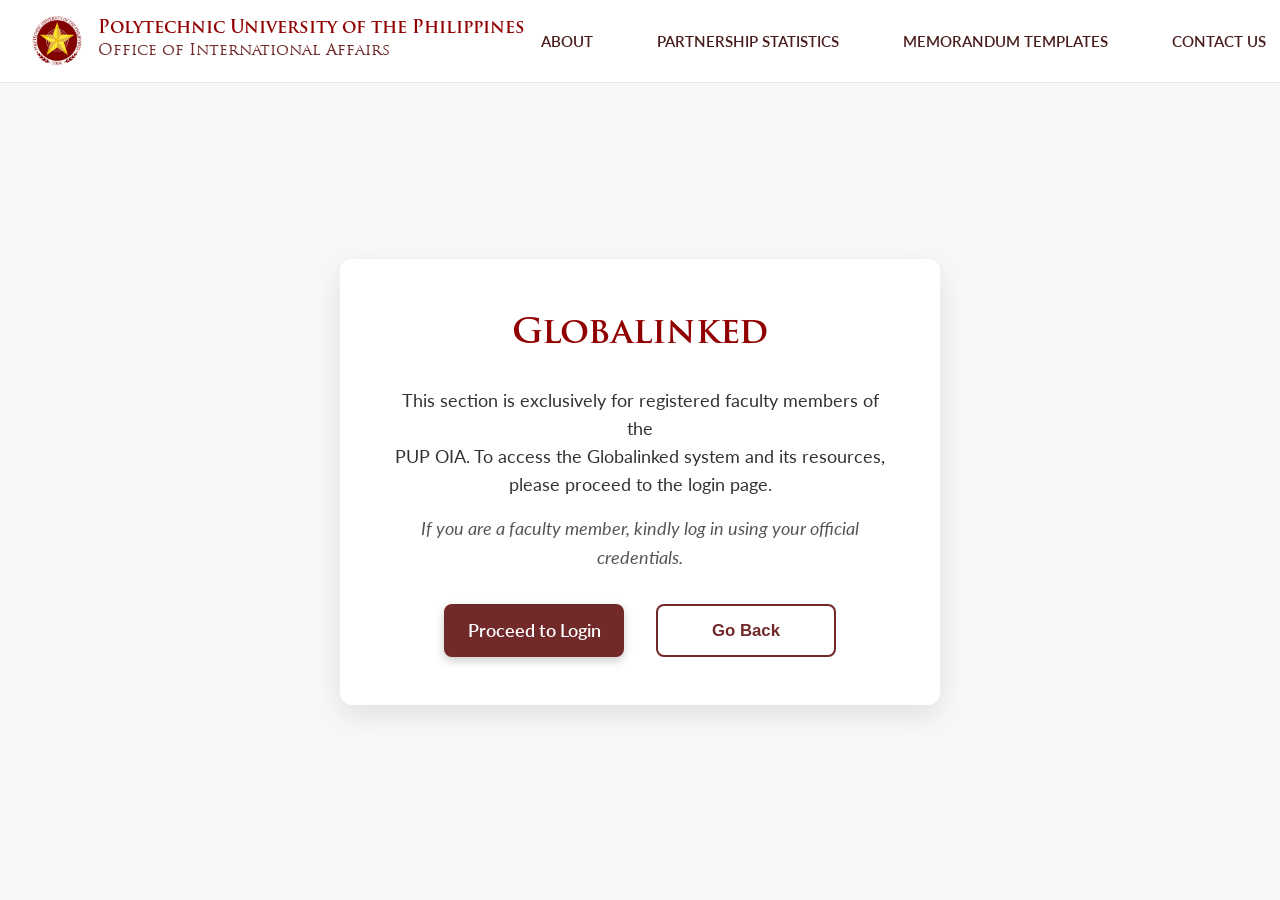
<file: faculty-login.html>
<!DOCTYPE html>
<html lang="en">
<head>
  <meta charset="UTF-8" />
  <meta name="viewport" content="width=device-width, initial-scale=1.0" />
  <title>Faculty Login - Globalinked</title>
  <link rel="icon" href="assets/globalMap.png" />
  <link rel="stylesheet" href="css/styles.css" />
  <link href="https://fonts.googleapis.com/css2?family=Lato:wght@300;400;500;600;700&family=Playfair+Display:wght@400;600;700&display=swap" rel="stylesheet" />
</head>
<body>

<!-- ===== HEADER ===== -->
<header class="header" id="site-header">
  <div class="header-container">
    <a href="index.html" class="logo-section">
      <img src="assets/logo.png" alt="PUP Logo" class="logo" />
      <div class="university-info">
        <h1>Polytechnic University of the Philippines</h1>
        <p>Office of International Affairs</p>
      </div>
    </a>
    <div class="header-right">
      <nav class="nav" id="main-nav">
        <a href="index.html" class="nav-item">ABOUT</a>
        <a href="mou-moa.html" class="nav-item">PARTNERSHIP STATISTICS</a>
        <a href="templates.html" class="nav-item">MEMORANDUM TEMPLATES</a>
        <a href="index.html#contact" class="nav-item">CONTACT US</a>
      </nav>
      <button class="mobile-menu-toggle" id="mobile-menu-toggle" aria-label="Toggle menu">
        <span></span><span></span><span></span>
      </button>
    </div>
  </div>
</header>

<div class="faculty-login-wrapper">
  <main class="faculty-login-main" id="faculty-top">
    <div class="faculty-login-container">
      <h1 class="faculty-login-title">Globalinked</h1>
      <p class="faculty-login-message">
        This section is exclusively for registered faculty members of the<br />
        PUP OIA. To access the Globalinked system and its resources,<br />
        please proceed to the login page.
      </p>
      <p class="faculty-login-instruction">
        If you are a faculty member, kindly log in using your official credentials.
      </p>
      <div class="faculty-login-buttons">
        <a href="login.html" class="faculty-login-button">Proceed to Login</a>
        <button class="faculty-go-back-button" onclick="history.back()">Go Back</button>
      </div>
    </div>
  </main>
</div>

<script src="js/main.js"></script>
</body>
</html>
</file>
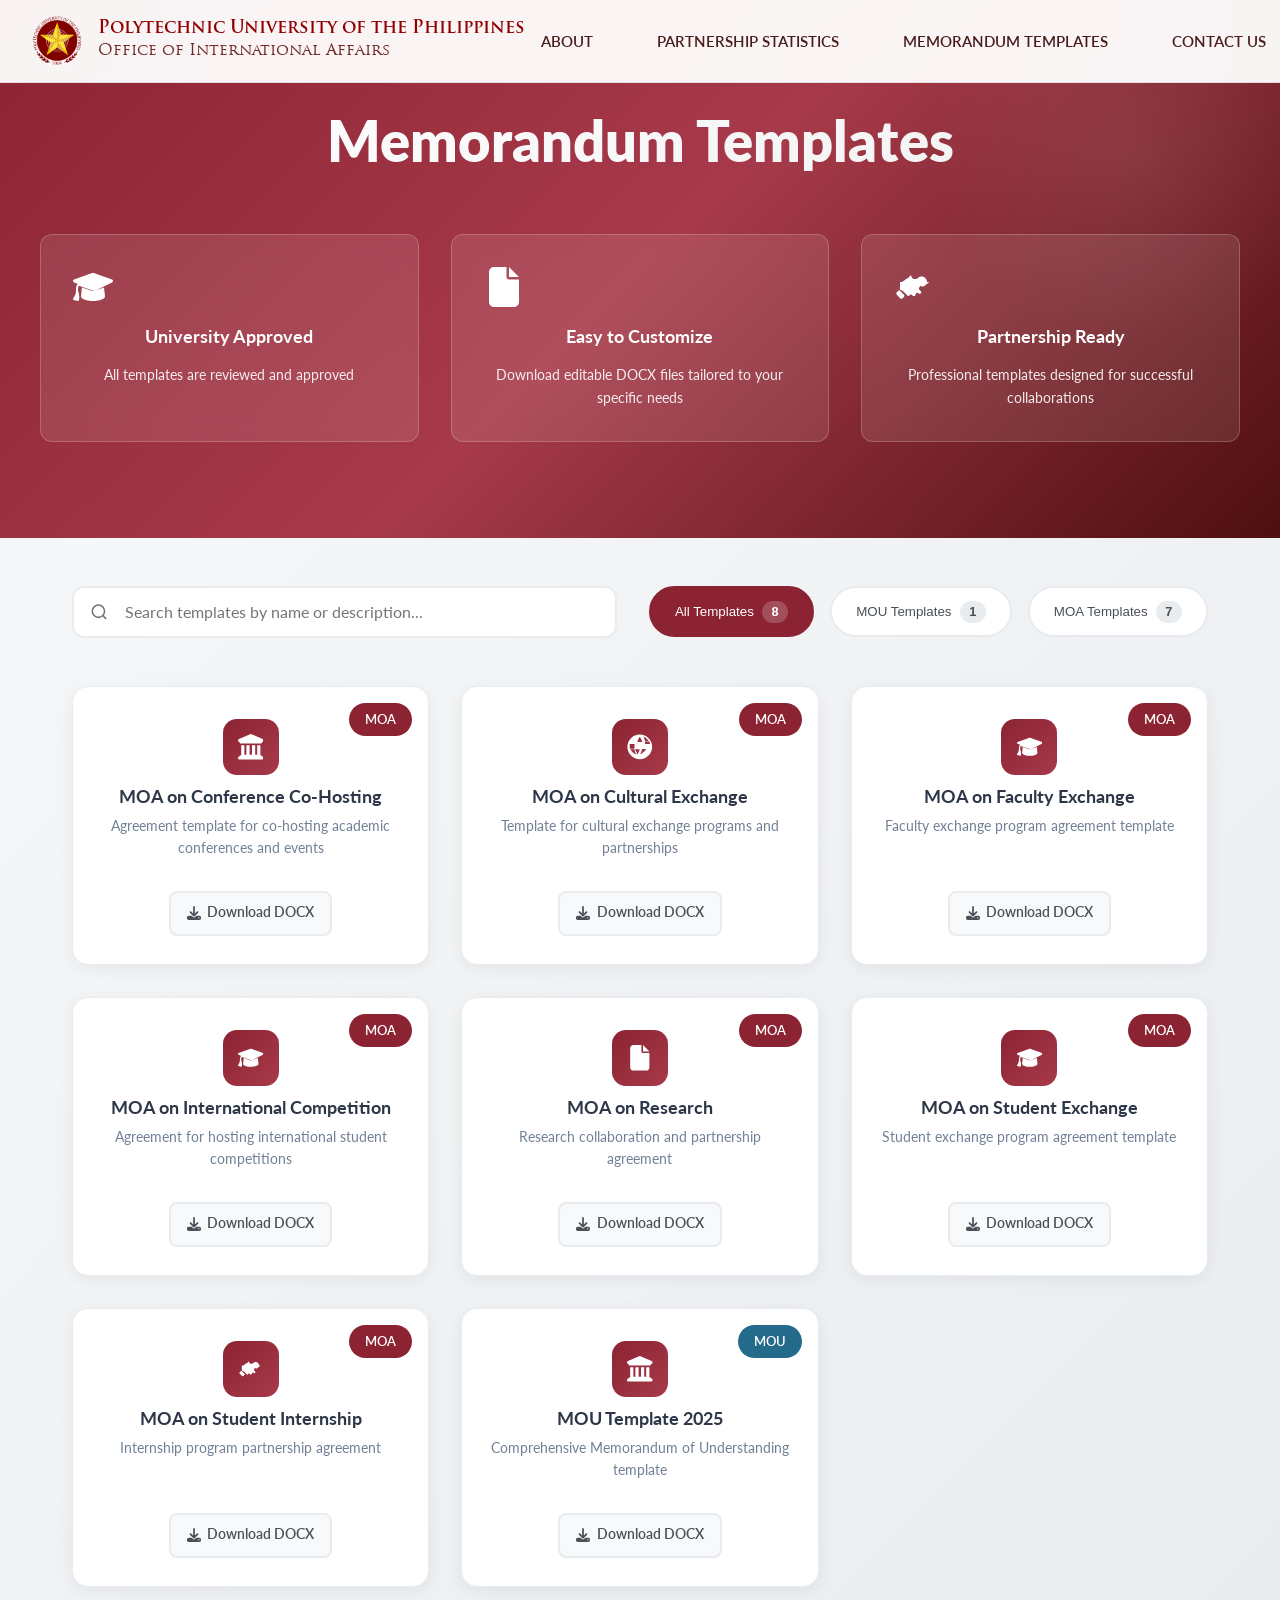
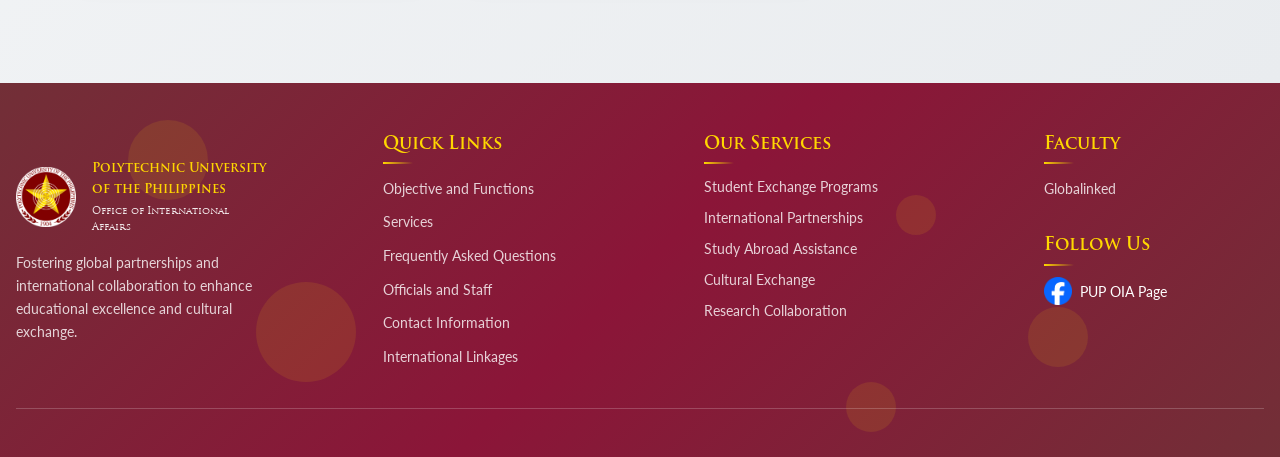
<file: templates.html>
<!DOCTYPE html>
<html lang="en">
<head>
  <meta charset="UTF-8" />
  <meta name="viewport" content="width=device-width, initial-scale=1.0" />
  <title>Memorandum Templates - Globalinked</title>
  <link rel="icon" href="assets/globalMap.png" />
  <link rel="stylesheet" href="css/styles.css" />
  <link href="https://fonts.googleapis.com/css2?family=Lato:wght@300;400;500;600;700&family=Playfair+Display:wght@400;600;700&display=swap" rel="stylesheet" />
</head>
<body>

<!-- ===== HEADER ===== -->
<header class="header" id="site-header">
  <div class="header-container">
    <a href="index.html" class="logo-section">
      <img src="assets/logo.png" alt="PUP Logo" class="logo" />
      <div class="university-info">
        <h1>Polytechnic University of the Philippines</h1>
        <p>Office of International Affairs</p>
      </div>
    </a>
    <div class="header-right">
      <nav class="nav" id="main-nav">
        <a href="index.html" class="nav-item">ABOUT</a>
        <a href="mou-moa.html" class="nav-item">PARTNERSHIP STATISTICS</a>
        <a href="templates.html" class="nav-item">MEMORANDUM TEMPLATES</a>
        <a href="index.html#contact" class="nav-item">CONTACT US</a>
      </nav>
      <button class="mobile-menu-toggle" id="mobile-menu-toggle" aria-label="Toggle menu">
        <span></span><span></span><span></span>
      </button>
    </div>
  </div>
</header>

<main class="templates-page-main">
  <!-- Hero Section -->
  <div class="templates-hero-section">
    <div class="templates-hero-content">
      <h1 class="templates-main-title">Memorandum Templates</h1>
      <div class="templates-info-section">
        <div class="templates-info-card">
          <svg class="templates-info-icon" style="width:2.5rem;height:2.5rem;" viewBox="0 0 640 512" fill="white"><path d="M320 32c-8.1 0-16.1 1.4-23.7 4.1L15.8 137.4C6.3 140.9 0 149.9 0 160s6.3 19.1 15.8 22.6l57.9 20.9C57.3 229.3 48 259.8 48 291.9V320c0 28.4-10.8 57.7-22.3 80.8c-6.5 13-13.9 25.8-22.5 37.6C0 442.7-.9 448.3.9 453.4s6 8.9 11.2 10.2l64 16c4.2 1.1 8.7.3 12.4-2s6.3-6.1 7.1-10.4c8.6-42.8 4.3-81.2-2.1-108.7C90.3 344.3 86 329.8 80 320v-28.1c0-19.6 4.5-38.2 12.6-54.7l3.7-1.3 215.7 77.9c7.5 2.7 15.7 4.1 24 4.1s16.5-1.4 24-4.1L624.2 182.6c9.5-3.4 15.8-12.5 15.8-22.6s-6.3-19.1-15.8-22.6L343.7 36.1C336.1 33.4 328.1 32 320 32zM128 408c0 35.3 86 72 192 72s192-36.7 192-72l-15.3-145.4L343.7 317.8c-7.5 2.7-15.7 4.1-24 4.1s-16.5-1.4-24-4.1L142.3 262.6 128 408z"/></svg>
          <h4>University Approved</h4>
          <p>All templates are reviewed and approved</p>
        </div>
        <div class="templates-info-card">
          <svg class="templates-info-icon" style="width:2.5rem;height:2.5rem;" viewBox="0 0 384 512" fill="white"><path d="M0 64C0 28.7 28.7 0 64 0H224V128c0 17.7 14.3 32 32 32H384V448c0 35.3-28.7 64-64 64H64c-35.3 0-64-28.7-64-64V64zm384 64H256V0L384 128z"/></svg>
          <h4>Easy to Customize</h4>
          <p>Download editable DOCX files tailored to your specific needs</p>
        </div>
        <div class="templates-info-card">
          <svg class="templates-info-icon" style="width:2.5rem;height:2.5rem;" viewBox="0 0 640 512" fill="white"><path d="M272.2 64.6l-51.1 51.1c-15.3 4.2-29.5 11.9-41.5 22.5L153 161.9C142.8 171 129.5 176 115.8 176H96V304c20.4 .6 39.8 8.9 54.3 23.4l35.6 35.6 7 7 0 0L219.9 397c6.2 6.2 16.4 6.2 22.6 0c1.7-1.7 3-3.7 3.7-5.8c2.8-7.7 9.3-13.5 17.3-15.3s16.4 .6 22.2 6.5L296.5 393c11.6 11.6 30.4 11.6 42 0c5.4-5.4 8.3-12.3 8.6-19.4c.4-8.8 5.2-16.6 13.1-20.8s17.2-3.9 24.7 1.2l11.1 7.6c8.8 6 20.8 4.9 28.4-2.7l7.9-7.9c6.1-6.1 6.1-16 0-22.1l-23.6-23.6c-6.6-6.6-10.3-15.5-10.3-24.8c0-9.3 3.7-18.2 10.3-24.8l21.7-21.7c3.3 3.6 7.1 6.9 11.2 9.6l0 0c12.1 7.8 27.5 7.5 39.3-.5L564.8 176H528V166.5c0-14.7-5.8-28.9-16.1-39.3L486.3 101.5c-9.5-9.5-22.2-14.9-35.6-14.9H432.5c-8 0-15.7 2.5-22.2 7.2l-36.8 26.3c-6.5 4.6-14.2 7.2-22.2 7.2H315.9C295.1 127.3 276.2 99 272.2 64.6zM42.3 377.7c-4.3-4.3-6.7-10.2-6.7-16.3s2.4-12 6.7-16.3l25.1-25.1c4.3-4.3 10.2-6.7 16.3-6.7s12 2.4 16.3 6.7l9.2 9.2 42 42 9.2 9.2c4.3 4.3 6.7 10.2 6.7 16.3s-2.4 12-6.7 16.3l-25.1 25.1c-4.3 4.3-10.2 6.7-16.3 6.7s-12-2.4-16.3-6.7L42.3 377.7z"/></svg>
          <h4>Partnership Ready</h4>
          <p>Professional templates designed for successful collaborations</p>
        </div>
      </div>
    </div>
    <div class="templates-hero-accent"></div>
  </div>

  <!-- Search and Filter -->
  <div class="templates-search-section">
    <div class="templates-search-container">
      <div class="templates-search-bar">
        <svg class="templates-search-icon" style="position:absolute;left:1.1rem;top:50%;transform:translateY(-50%);width:1.15rem;height:1.15rem;pointer-events:none;z-index:10;" viewBox="0 0 24 24" fill="none" stroke="#6c757d" stroke-width="2"><circle cx="11" cy="11" r="8"/><line x1="21" y1="21" x2="16.65" y2="16.65"/></svg>
        <input type="text" placeholder="Search templates by name or description..." class="templates-search-input" id="templates-search" />
      </div>
    </div>
    <div class="templates-category-filters" id="category-filters">
      <button class="templates-category-filter active" data-category="all">
        <span class="templates-filter-name">All Templates</span>
        <span class="templates-filter-count">8</span>
      </button>
      <button class="templates-category-filter" data-category="mou">
        <span class="templates-filter-name">MOU Templates</span>
        <span class="templates-filter-count">1</span>
      </button>
      <button class="templates-category-filter" data-category="moa">
        <span class="templates-filter-name">MOA Templates</span>
        <span class="templates-filter-count">7</span>
      </button>
    </div>
  </div>

  <!-- Templates Grid -->
  <div class="templates-grid-container">
    <div class="templates-cards-grid" id="templates-grid">

      <!-- MOA on Conference Co-Hosting -->
      <div class="template-item-card" data-type="moa" data-name="MOA on Conference Co-Hosting" data-desc="Agreement template for co-hosting academic conferences and events">
        <div class="template-type-badge badge-moa">MOA</div>
        <div class="template-card-header">
          <div class="template-icon-container">
            <svg class="template-card-icon-svg" viewBox="0 0 512 512" fill="white"><path d="M243.4 2.6l-224 96c-14 6-21.8 21-18.7 35.8S16.8 160 32 160v8c0 13.3 10.7 24 24 24H456c13.3 0 24-10.7 24-24v-8c15.2 0 28.3-10.7 31.3-25.6s-4.7-29.8-18.7-35.8l-224-96c-8-3.4-17.2-3.4-25.2 0zM128 224H64V420.3c-.6.3-1.2.7-1.8 1.1l-48 32c-11.7 7.8-17 22.4-12.9 35.9S17.9 512 32 512H480c14.1 0 26.5-9.2 30.6-22.7s-1.1-28.1-12.9-35.9l-48-32c-.6-.4-1.2-.7-1.8-1.1V224H384V416H344V224H280V416H232V224H168V416H128V224z"/></svg>
          </div>
          <h3 class="template-card-title">MOA on Conference Co-Hosting</h3>
          <p class="template-card-description">Agreement template for co-hosting academic conferences and events</p>
        </div>
        <div class="template-card-actions">
          <a href="/assets/mou-moa/confer/confer.docx" download class="templates-btn templates-download-btn">
            <svg style="width:14px;height:14px;" viewBox="0 0 512 512" fill="currentColor"><path d="M288 32c0-17.7-14.3-32-32-32s-32 14.3-32 32V274.7l-73.4-73.4c-12.5-12.5-32.8-12.5-45.3 0s-12.5 32.8 0 45.3l128 128c12.5 12.5 32.8 12.5 45.3 0l128-128c12.5-12.5 12.5-32.8 0-45.3s-32.8-12.5-45.3 0L288 274.7V32zM64 352c-35.3 0-64 28.7-64 64v32c0 35.3 28.7 64 64 64H448c35.3 0 64-28.7 64-64V416c0-35.3-28.7-64-64-64H346.5l-45.3 45.3c-25 25-65.5 25-90.5 0L165.5 352H64zm368 56a24 24 0 1 1 0 48 24 24 0 1 1 0-48z"/></svg>
            Download DOCX
          </a>
        </div>
      </div>

      <!-- MOA on Cultural Exchange -->
      <div class="template-item-card" data-type="moa" data-name="MOA on Cultural Exchange" data-desc="Template for cultural exchange programs and partnerships">
        <div class="template-type-badge badge-moa">MOA</div>
        <div class="template-card-header">
          <div class="template-icon-container">
            <svg class="template-card-icon-svg" viewBox="0 0 496 512" fill="white"><path d="M248 8C111 8 0 119 0 256s111 248 248 248 248-111 248-248S385 8 248 8zm193.2 152h-82.5c-9-44.4-24.1-82.2-43.2-109.1 50 18 90.6 57.5 125.7 109.1zM248 56c22.3 30.3 39.7 71.5 49.6 104H198.4c9.9-32.5 27.3-73.7 49.6-104zM48.2 248c-1.4-8-2.2-16.3-2.2-24 0-7.7.8-16 2.2-24h96.1c-1.5 15.7-2.3 31.8-2.3 48s.8 32.3 2.3 48H48.2zm7.6 56h82.5c9 44.4 24.1 82.2 43.2 109.1-50-18-90.6-57.5-125.7-109.1zM198.4 408c-9.9-32.5-27.3-73.7-49.6-104h99.2c-9.9 30.5-27.3 71.5-49.6 104zm52.8 1.1c19.1-26.9 34.2-64.7 43.2-109.1h82.5c-35.1 51.6-75.7 91.1-125.7 109.1zM351.7 248c1.5-15.7 2.3-31.8 2.3-48s-.8-32.3-2.3-48h96.1c1.4 8 2.2 16.3 2.2 24 0 7.7-.8 16-2.2 24H351.7z"/></svg>
          </div>
          <h3 class="template-card-title">MOA on Cultural Exchange</h3>
          <p class="template-card-description">Template for cultural exchange programs and partnerships</p>
        </div>
        <div class="template-card-actions">
          <a href="/assets/mou-moa/cultu-exc/cultu-exc.docx" download class="templates-btn templates-download-btn">
            <svg style="width:14px;height:14px;" viewBox="0 0 512 512" fill="currentColor"><path d="M288 32c0-17.7-14.3-32-32-32s-32 14.3-32 32V274.7l-73.4-73.4c-12.5-12.5-32.8-12.5-45.3 0s-12.5 32.8 0 45.3l128 128c12.5 12.5 32.8 12.5 45.3 0l128-128c12.5-12.5 12.5-32.8 0-45.3s-32.8-12.5-45.3 0L288 274.7V32zM64 352c-35.3 0-64 28.7-64 64v32c0 35.3 28.7 64 64 64H448c35.3 0 64-28.7 64-64V416c0-35.3-28.7-64-64-64H346.5l-45.3 45.3c-25 25-65.5 25-90.5 0L165.5 352H64zm368 56a24 24 0 1 1 0 48 24 24 0 1 1 0-48z"/></svg>
            Download DOCX
          </a>
        </div>
      </div>

      <!-- MOA on Faculty Exchange -->
      <div class="template-item-card" data-type="moa" data-name="MOA on Faculty Exchange" data-desc="Faculty exchange program agreement template">
        <div class="template-type-badge badge-moa">MOA</div>
        <div class="template-card-header">
          <div class="template-icon-container">
            <svg class="template-card-icon-svg" viewBox="0 0 640 512" fill="white"><path d="M320 32c-8.1 0-16.1 1.4-23.7 4.1L15.8 137.4C6.3 140.9 0 149.9 0 160s6.3 19.1 15.8 22.6l57.9 20.9C57.3 229.3 48 259.8 48 291.9V320c0 28.4-10.8 57.7-22.3 80.8c-6.5 13-13.9 25.8-22.5 37.6C0 442.7-.9 448.3.9 453.4s6 8.9 11.2 10.2l64 16c4.2 1.1 8.7.3 12.4-2s6.3-6.1 7.1-10.4c8.6-42.8 4.3-81.2-2.1-108.7C90.3 344.3 86 329.8 80 320v-28.1c0-19.6 4.5-38.2 12.6-54.7l3.7-1.3 215.7 77.9c7.5 2.7 15.7 4.1 24 4.1s16.5-1.4 24-4.1L624.2 182.6c9.5-3.4 15.8-12.5 15.8-22.6s-6.3-19.1-15.8-22.6L343.7 36.1C336.1 33.4 328.1 32 320 32zM128 408c0 35.3 86 72 192 72s192-36.7 192-72l-15.3-145.4L343.7 317.8c-7.5 2.7-15.7 4.1-24 4.1s-16.5-1.4-24-4.1L142.3 262.6 128 408z"/></svg>
          </div>
          <h3 class="template-card-title">MOA on Faculty Exchange</h3>
          <p class="template-card-description">Faculty exchange program agreement template</p>
        </div>
        <div class="template-card-actions">
          <a href="/assets/mou-moa/facul-exc/facul-exc.docx" download class="templates-btn templates-download-btn">
            <svg style="width:14px;height:14px;" viewBox="0 0 512 512" fill="currentColor"><path d="M288 32c0-17.7-14.3-32-32-32s-32 14.3-32 32V274.7l-73.4-73.4c-12.5-12.5-32.8-12.5-45.3 0s-12.5 32.8 0 45.3l128 128c12.5 12.5 32.8 12.5 45.3 0l128-128c12.5-12.5 12.5-32.8 0-45.3s-32.8-12.5-45.3 0L288 274.7V32zM64 352c-35.3 0-64 28.7-64 64v32c0 35.3 28.7 64 64 64H448c35.3 0 64-28.7 64-64V416c0-35.3-28.7-64-64-64H346.5l-45.3 45.3c-25 25-65.5 25-90.5 0L165.5 352H64zm368 56a24 24 0 1 1 0 48 24 24 0 1 1 0-48z"/></svg>
            Download DOCX
          </a>
        </div>
      </div>

      <!-- MOA on International Competition -->
      <div class="template-item-card" data-type="moa" data-name="MOA on International Competition" data-desc="Agreement for hosting international student competitions">
        <div class="template-type-badge badge-moa">MOA</div>
        <div class="template-card-header">
          <div class="template-icon-container">
            <svg class="template-card-icon-svg" viewBox="0 0 640 512" fill="white"><path d="M320 32c-8.1 0-16.1 1.4-23.7 4.1L15.8 137.4C6.3 140.9 0 149.9 0 160s6.3 19.1 15.8 22.6l57.9 20.9C57.3 229.3 48 259.8 48 291.9V320c0 28.4-10.8 57.7-22.3 80.8c-6.5 13-13.9 25.8-22.5 37.6C0 442.7-.9 448.3.9 453.4s6 8.9 11.2 10.2l64 16c4.2 1.1 8.7.3 12.4-2s6.3-6.1 7.1-10.4c8.6-42.8 4.3-81.2-2.1-108.7C90.3 344.3 86 329.8 80 320v-28.1c0-19.6 4.5-38.2 12.6-54.7l3.7-1.3 215.7 77.9c7.5 2.7 15.7 4.1 24 4.1s16.5-1.4 24-4.1L624.2 182.6c9.5-3.4 15.8-12.5 15.8-22.6s-6.3-19.1-15.8-22.6L343.7 36.1C336.1 33.4 328.1 32 320 32zM128 408c0 35.3 86 72 192 72s192-36.7 192-72l-15.3-145.4L343.7 317.8c-7.5 2.7-15.7 4.1-24 4.1s-16.5-1.4-24-4.1L142.3 262.6 128 408z"/></svg>
          </div>
          <h3 class="template-card-title">MOA on International Competition</h3>
          <p class="template-card-description">Agreement for hosting international student competitions</p>
        </div>
        <div class="template-card-actions">
          <a href="/assets/mou-moa/intl-compe/moa-competition.docx" download class="templates-btn templates-download-btn">
            <svg style="width:14px;height:14px;" viewBox="0 0 512 512" fill="currentColor"><path d="M288 32c0-17.7-14.3-32-32-32s-32 14.3-32 32V274.7l-73.4-73.4c-12.5-12.5-32.8-12.5-45.3 0s-12.5 32.8 0 45.3l128 128c12.5 12.5 32.8 12.5 45.3 0l128-128c12.5-12.5 12.5-32.8 0-45.3s-32.8-12.5-45.3 0L288 274.7V32zM64 352c-35.3 0-64 28.7-64 64v32c0 35.3 28.7 64 64 64H448c35.3 0 64-28.7 64-64V416c0-35.3-28.7-64-64-64H346.5l-45.3 45.3c-25 25-65.5 25-90.5 0L165.5 352H64zm368 56a24 24 0 1 1 0 48 24 24 0 1 1 0-48z"/></svg>
            Download DOCX
          </a>
        </div>
      </div>

      <!-- MOA on Research -->
      <div class="template-item-card" data-type="moa" data-name="MOA on Research" data-desc="Research collaboration and partnership agreement">
        <div class="template-type-badge badge-moa">MOA</div>
        <div class="template-card-header">
          <div class="template-icon-container">
            <svg class="template-card-icon-svg" viewBox="0 0 384 512" fill="white"><path d="M0 64C0 28.7 28.7 0 64 0H224V128c0 17.7 14.3 32 32 32H384V448c0 35.3-28.7 64-64 64H64c-35.3 0-64-28.7-64-64V64zm384 64H256V0L384 128z"/></svg>
          </div>
          <h3 class="template-card-title">MOA on Research</h3>
          <p class="template-card-description">Research collaboration and partnership agreement</p>
        </div>
        <div class="template-card-actions">
          <a href="/assets/mou-moa/research/research.docx" download class="templates-btn templates-download-btn">
            <svg style="width:14px;height:14px;" viewBox="0 0 512 512" fill="currentColor"><path d="M288 32c0-17.7-14.3-32-32-32s-32 14.3-32 32V274.7l-73.4-73.4c-12.5-12.5-32.8-12.5-45.3 0s-12.5 32.8 0 45.3l128 128c12.5 12.5 32.8 12.5 45.3 0l128-128c12.5-12.5 12.5-32.8 0-45.3s-32.8-12.5-45.3 0L288 274.7V32zM64 352c-35.3 0-64 28.7-64 64v32c0 35.3 28.7 64 64 64H448c35.3 0 64-28.7 64-64V416c0-35.3-28.7-64-64-64H346.5l-45.3 45.3c-25 25-65.5 25-90.5 0L165.5 352H64zm368 56a24 24 0 1 1 0 48 24 24 0 1 1 0-48z"/></svg>
            Download DOCX
          </a>
        </div>
      </div>

      <!-- MOA on Student Exchange -->
      <div class="template-item-card" data-type="moa" data-name="MOA on Student Exchange" data-desc="Student exchange program agreement template">
        <div class="template-type-badge badge-moa">MOA</div>
        <div class="template-card-header">
          <div class="template-icon-container">
            <svg class="template-card-icon-svg" viewBox="0 0 640 512" fill="white"><path d="M320 32c-8.1 0-16.1 1.4-23.7 4.1L15.8 137.4C6.3 140.9 0 149.9 0 160s6.3 19.1 15.8 22.6l57.9 20.9C57.3 229.3 48 259.8 48 291.9V320c0 28.4-10.8 57.7-22.3 80.8c-6.5 13-13.9 25.8-22.5 37.6C0 442.7-.9 448.3.9 453.4s6 8.9 11.2 10.2l64 16c4.2 1.1 8.7.3 12.4-2s6.3-6.1 7.1-10.4c8.6-42.8 4.3-81.2-2.1-108.7C90.3 344.3 86 329.8 80 320v-28.1c0-19.6 4.5-38.2 12.6-54.7l3.7-1.3 215.7 77.9c7.5 2.7 15.7 4.1 24 4.1s16.5-1.4 24-4.1L624.2 182.6c9.5-3.4 15.8-12.5 15.8-22.6s-6.3-19.1-15.8-22.6L343.7 36.1C336.1 33.4 328.1 32 320 32zM128 408c0 35.3 86 72 192 72s192-36.7 192-72l-15.3-145.4L343.7 317.8c-7.5 2.7-15.7 4.1-24 4.1s-16.5-1.4-24-4.1L142.3 262.6 128 408z"/></svg>
          </div>
          <h3 class="template-card-title">MOA on Student Exchange</h3>
          <p class="template-card-description">Student exchange program agreement template</p>
        </div>
        <div class="template-card-actions">
          <a href="/assets/mou-moa/stud-exch/stud-exch.docx" download class="templates-btn templates-download-btn">
            <svg style="width:14px;height:14px;" viewBox="0 0 512 512" fill="currentColor"><path d="M288 32c0-17.7-14.3-32-32-32s-32 14.3-32 32V274.7l-73.4-73.4c-12.5-12.5-32.8-12.5-45.3 0s-12.5 32.8 0 45.3l128 128c12.5 12.5 32.8 12.5 45.3 0l128-128c12.5-12.5 12.5-32.8 0-45.3s-32.8-12.5-45.3 0L288 274.7V32zM64 352c-35.3 0-64 28.7-64 64v32c0 35.3 28.7 64 64 64H448c35.3 0 64-28.7 64-64V416c0-35.3-28.7-64-64-64H346.5l-45.3 45.3c-25 25-65.5 25-90.5 0L165.5 352H64zm368 56a24 24 0 1 1 0 48 24 24 0 1 1 0-48z"/></svg>
            Download DOCX
          </a>
        </div>
      </div>

      <!-- MOA on Student Internship -->
      <div class="template-item-card" data-type="moa" data-name="MOA on Student Internship" data-desc="Internship program partnership agreement">
        <div class="template-type-badge badge-moa">MOA</div>
        <div class="template-card-header">
          <div class="template-icon-container">
            <svg class="template-card-icon-svg" viewBox="0 0 640 512" fill="white"><path d="M272.2 64.6l-51.1 51.1c-15.3 4.2-29.5 11.9-41.5 22.5L153 161.9C142.8 171 129.5 176 115.8 176H96V304c20.4 .6 39.8 8.9 54.3 23.4l35.6 35.6 7 7 0 0L219.9 397c6.2 6.2 16.4 6.2 22.6 0c1.7-1.7 3-3.7 3.7-5.8c2.8-7.7 9.3-13.5 17.3-15.3s16.4 .6 22.2 6.5L296.5 393c11.6 11.6 30.4 11.6 42 0c5.4-5.4 8.3-12.3 8.6-19.4c.4-8.8 5.2-16.6 13.1-20.8s17.2-3.9 24.7 1.2l11.1 7.6c8.8 6 20.8 4.9 28.4-2.7l7.9-7.9c6.1-6.1 6.1-16 0-22.1l-23.6-23.6c-6.6-6.6-10.3-15.5-10.3-24.8c0-9.3 3.7-18.2 10.3-24.8l21.7-21.7c3.3 3.6 7.1 6.9 11.2 9.6l0 0c12.1 7.8 27.5 7.5 39.3-.5L564.8 176H528V166.5c0-14.7-5.8-28.9-16.1-39.3L486.3 101.5c-9.5-9.5-22.2-14.9-35.6-14.9H432.5c-8 0-15.7 2.5-22.2 7.2l-36.8 26.3c-6.5 4.6-14.2 7.2-22.2 7.2H315.9C295.1 127.3 276.2 99 272.2 64.6zM42.3 377.7c-4.3-4.3-6.7-10.2-6.7-16.3s2.4-12 6.7-16.3l25.1-25.1c4.3-4.3 10.2-6.7 16.3-6.7s12 2.4 16.3 6.7l9.2 9.2 42 42 9.2 9.2c4.3 4.3 6.7 10.2 6.7 16.3s-2.4 12-6.7 16.3l-25.1 25.1c-4.3 4.3-10.2 6.7-16.3 6.7s-12-2.4-16.3-6.7L42.3 377.7z"/></svg>
          </div>
          <h3 class="template-card-title">MOA on Student Internship</h3>
          <p class="template-card-description">Internship program partnership agreement</p>
        </div>
        <div class="template-card-actions">
          <a href="/assets/mou-moa/stud-intern/stud-intern.docx" download class="templates-btn templates-download-btn">
            <svg style="width:14px;height:14px;" viewBox="0 0 512 512" fill="currentColor"><path d="M288 32c0-17.7-14.3-32-32-32s-32 14.3-32 32V274.7l-73.4-73.4c-12.5-12.5-32.8-12.5-45.3 0s-12.5 32.8 0 45.3l128 128c12.5 12.5 32.8 12.5 45.3 0l128-128c12.5-12.5 12.5-32.8 0-45.3s-32.8-12.5-45.3 0L288 274.7V32zM64 352c-35.3 0-64 28.7-64 64v32c0 35.3 28.7 64 64 64H448c35.3 0 64-28.7 64-64V416c0-35.3-28.7-64-64-64H346.5l-45.3 45.3c-25 25-65.5 25-90.5 0L165.5 352H64zm368 56a24 24 0 1 1 0 48 24 24 0 1 1 0-48z"/></svg>
            Download DOCX
          </a>
        </div>
      </div>

      <!-- MOU Template 2025 -->
      <div class="template-item-card" data-type="mou" data-name="MOU Template 2025" data-desc="Comprehensive Memorandum of Understanding template">
        <div class="template-type-badge badge-mou">MOU</div>
        <div class="template-card-header">
          <div class="template-icon-container">
            <svg class="template-card-icon-svg" viewBox="0 0 512 512" fill="white"><path d="M243.4 2.6l-224 96c-14 6-21.8 21-18.7 35.8S16.8 160 32 160v8c0 13.3 10.7 24 24 24H456c13.3 0 24-10.7 24-24v-8c15.2 0 28.3-10.7 31.3-25.6s-4.7-29.8-18.7-35.8l-224-96c-8-3.4-17.2-3.4-25.2 0zM128 224H64V420.3c-.6.3-1.2.7-1.8 1.1l-48 32c-11.7 7.8-17 22.4-12.9 35.9S17.9 512 32 512H480c14.1 0 26.5-9.2 30.6-22.7s-1.1-28.1-12.9-35.9l-48-32c-.6-.4-1.2-.7-1.8-1.1V224H384V416H344V224H280V416H232V224H168V416H128V224z"/></svg>
          </div>
          <h3 class="template-card-title">MOU Template 2025</h3>
          <p class="template-card-description">Comprehensive Memorandum of Understanding template</p>
        </div>
        <div class="template-card-actions">
          <a href="/assets/mou-moa/mou2025/mou2025.docx" download class="templates-btn templates-download-btn">
            <svg style="width:14px;height:14px;" viewBox="0 0 512 512" fill="currentColor"><path d="M288 32c0-17.7-14.3-32-32-32s-32 14.3-32 32V274.7l-73.4-73.4c-12.5-12.5-32.8-12.5-45.3 0s-12.5 32.8 0 45.3l128 128c12.5 12.5 32.8 12.5 45.3 0l128-128c12.5-12.5 12.5-32.8 0-45.3s-32.8-12.5-45.3 0L288 274.7V32zM64 352c-35.3 0-64 28.7-64 64v32c0 35.3 28.7 64 64 64H448c35.3 0 64-28.7 64-64V416c0-35.3-28.7-64-64-64H346.5l-45.3 45.3c-25 25-65.5 25-90.5 0L165.5 352H64zm368 56a24 24 0 1 1 0 48 24 24 0 1 1 0-48z"/></svg>
            Download DOCX
          </a>
        </div>
      </div>
    </div>

    <!-- No results message (hidden by default) -->
    <div class="templates-no-results" id="templates-no-results" style="display:none;">
      <svg style="width:3rem;height:3rem;color:#a0aec0;margin-bottom:1rem;" viewBox="0 0 384 512" fill="currentColor"><path d="M0 64C0 28.7 28.7 0 64 0H224V128c0 17.7 14.3 32 32 32H384V448c0 35.3-28.7 64-64 64H64c-35.3 0-64-28.7-64-64V64zm384 64H256V0L384 128z"/></svg>
      <h3>No templates found</h3>
      <p>Try adjusting your search or filter criteria</p>
    </div>
  </div>
</main>

<!-- ===== FOOTER ===== -->
<footer class="footer">
  <div class="footer-container">
    <div class="footer-content">
      <div class="footer-section">
        <div class="footer-logo-section">
          <img src="assets/logo.png" alt="PUP Logo" class="footer-logo" />
          <div class="footer-university-info">
            <h3 class="footer-university-name">
              <a href="https://www.pup.edu.ph/" target="_blank" rel="noopener noreferrer" style="text-decoration:none; color:inherit;">Polytechnic University<br />of the Philippines</a>
            </h3>
            <p class="footer-office-name">Office of International Affairs</p>
          </div>
        </div>
        <p class="footer-description">Fostering global partnerships and<br />international collaboration to enhance<br />educational excellence and cultural<br />exchange.</p>
      </div>
      <div class="footer-section">
        <h4 class="footer-section-title">Quick Links</h4>
        <ul class="footer-links">
          <li><a href="index.html#objectives" class="footer-link">Objective and Functions</a></li>
          <li><a href="index.html#services" class="footer-link">Services</a></li>
          <li><a href="index.html#faq" class="footer-link">Frequently Asked Questions</a></li>
          <li><a href="index.html#officials" class="footer-link">Officials and Staff</a></li>
          <li><a href="index.html#contact" class="footer-link">Contact Information</a></li>
          <li><a href="mou-moa.html" class="footer-link">International Linkages</a></li>
        </ul>
      </div>
      <div class="footer-section">
        <h4 class="footer-section-title">Our Services</h4>
        <ul class="footer-services-text">
          <li>Student Exchange Programs</li>
          <li>International Partnerships</li>
          <li>Study Abroad Assistance</li>
          <li>Cultural Exchange</li>
          <li>Research Collaboration</li>
        </ul>
      </div>
      <div class="footer-section">
        <h4 class="footer-section-title">Faculty</h4>
        <ul class="footer-links">
          <li><a href="faculty-login.html" class="footer-link">Globalinked</a></li>
        </ul>
        <h4 class="footer-section-title" style="margin-top:2rem">Follow Us</h4>
        <div class="footer-social-clean">
          <a href="https://www.facebook.com/PUPOFIA" target="_blank" rel="noopener noreferrer" class="footer-social-link-clean">
            <img src="assets/facebook.png" alt="Facebook" class="social-icon-clean" />
            <span class="social-text">PUP OIA Page</span>
          </a>
        </div>
      </div>
    </div>
  </div>
  <div class="footer-floating-elements">
    <div class="floating-element floating-1"></div>
    <div class="floating-element floating-2"></div>
    <div class="floating-element floating-3"></div>
    <div class="floating-element floating-4"></div>
    <div class="floating-element floating-5"></div>
  </div>
</footer>

<script src="js/main.js"></script>
</body>
</html>
</file>
<file: css/styles.css>
/* ===== FONTS ===== */
@font-face {
  font-family: "Playfair Display";
  src: url("../assets/fonts/PlayfairDisplay-Regular.ttf") format("truetype");
  font-weight: normal;
  font-style: normal;
}

@font-face {
  font-family: "Trajan Pro";
  src: url("../assets/fonts/TrajanPro-Regular.ttf") format("truetype");
  font-weight: normal;
  font-style: normal;
}

@font-face {
  font-family: "Trajan Pro";
  src: url("../assets/fonts/TrajanPro-Bold.otf") format("opentype");
  font-weight: bold;
  font-style: normal;
}

@font-face {
  font-family: "Trajan";
  src: url("../assets/fonts/TrajanPro-Regular.ttf") format("truetype");
  font-weight: normal;
  font-style: normal;
}

@font-face {
  font-family: "Trajan";
  src: url("../assets/fonts/TrajanPro-Bold.otf") format("opentype");
  font-weight: bold;
  font-style: normal;
}

/* ===== GLOBAL / RESET ===== */
*, *::before, *::after { box-sizing: border-box; margin: 0; padding: 0; }
html { scroll-behavior: smooth; }
body {
  font-family: "Lato", "Roboto", sans-serif;
  line-height: 1.6;
  color: #333;
}

.container {
  max-width: 1200px;
  margin: 0 auto;
  padding: 0 2rem;
}

.section-title {
  font-size: 2.5rem;
  font-weight: 700;
  color: #4a1d1d;
  text-align: center;
  margin-bottom: 3rem;
  position: relative;
}

.section-title::after {
  content: "";
  position: absolute;
  bottom: -10px;
  left: 50%;
  transform: translateX(-50%);
  width: 80px;
  height: 3px;
  background: linear-gradient(90deg, #4a1d1d, #a63939);
  border-radius: 2px;
}

/* ===== CSS VARIABLES ===== */
:root {
  --oia-maroon-dark: #5c1e24;
  --oia-maroon: #722f37;
  --oia-maroon-light: #8b1538;
  --oia-gold: #d4af37;
  --oia-gold-light: #f0d77c;
  --oia-white: #ffffff;
  --oia-gray-100: #f8f9fa;
  --oia-gray-200: #e9ecef;
  --oia-gray-600: #6c757d;
  --oia-gray-800: #343a40;
  --oia-shadow-sm: 0 2px 8px rgba(0, 0, 0, 0.08);
  --oia-shadow-md: 0 4px 16px rgba(0, 0, 0, 0.12);
  --oia-shadow-lg: 0 8px 32px rgba(0, 0, 0, 0.16);
  --oia-transition: all 0.3s cubic-bezier(0.4, 0, 0.2, 1);
}

/* ===== HEADER ===== */
.header {
  position: fixed;
  top: 0;
  left: 0;
  right: 0;
  background: rgba(255, 255, 255, 0.95);
  backdrop-filter: blur(10px);
  z-index: 1000;
  transition: all 0.3s ease;
  border-bottom: 1px solid rgba(74, 29, 29, 0.1);
}

.header.scrolled {
  background: rgba(255, 255, 255, 0.98);
  box-shadow: 0 2px 20px rgba(0, 0, 0, 0.1);
}

.header-container {
  display: flex;
  justify-content: space-between;
  align-items: center;
  padding: 1rem 2rem;
  max-width: 1400px;
  margin: 0 auto;
  position: relative;
}

.logo-section {
  display: flex;
  align-items: center;
  gap: 1rem;
  text-decoration: none;
  color: inherit;
  flex: 0 0 auto;
  margin-right: auto;
}

.logo-section:hover { opacity: 0.9; }
.logo { width: 50px; height: 50px; object-fit: contain; }

.university-info h1 {
  font-family: "Trajan Pro", serif;
  font-size: 1.1rem;
  font-weight: bold;
  color: #910000;
  margin: 0;
  line-height: 1.2;
}

.university-info p {
  font-family: "Trajan Pro", serif;
  font-size: 1rem;
  font-weight: normal;
  color: #712929;
  margin: 0;
}

.header-right {
  display: flex;
  align-items: center;
  gap: 2rem;
  flex: 0 0 auto;
}

.nav {
  display: flex;
  gap: 2rem;
  align-items: center;
}

.nav-item {
  background: none;
  border: none;
  font-size: 0.95rem;
  font-weight: 600;
  color: #4a1d1d;
  text-decoration: none;
  cursor: pointer;
  padding: 0.5rem 1rem;
  border-radius: 8px;
  transition: all 0.3s ease;
}

.nav-item:hover {
  background-color: rgba(74, 29, 29, 0.1);
  color: #4a1d1d;
}

a.nav-item { text-decoration: none; color: #4a1d1d; }

.mobile-menu-toggle {
  display: none;
  flex-direction: column;
  background: none;
  border: none;
  cursor: pointer;
  padding: 0.5rem;
}

.mobile-menu-toggle span {
  width: 25px;
  height: 3px;
  background-color: #4a1d1d;
  margin: 3px 0;
  transition: 0.3s;
  border-radius: 2px;
}

@media (max-width: 768px) {
  .header-container { padding: 1rem; }
  .university-info h1 { font-size: 1.1rem; }
  .university-info p { font-size: 0.9rem; }
  .logo { width: 40px; height: 40px; }
  .header-right { gap: 1rem; }
  .mobile-menu-toggle { display: flex; }
  .nav {
    position: absolute;
    top: 100%;
    left: 0;
    right: 0;
    flex-direction: column;
    background: white;
    box-shadow: 0 4px 20px rgba(0, 0, 0, 0.1);
    padding: 1rem;
    transform: translateY(-100%);
    opacity: 0;
    visibility: hidden;
    transition: all 0.3s ease;
  }
  .nav.nav-open {
    transform: translateY(0);
    opacity: 1;
    visibility: visible;
  }
  .nav-item {
    width: 100%;
    text-align: center;
    padding: 1rem;
    margin: 0.5rem 0;
  }
}

/* ===== MAIN BANNER / HERO ===== */
.oia-main-banner { margin-top: 70px; background-color: var(--oia-white); }

.oia-hero-section {
  position: relative;
  height: calc(100vh - 70px);
  min-height: 600px;
  max-height: 900px;
  overflow: hidden;
}

.oia-hero-background {
  position: absolute;
  inset: 0;
  z-index: 1;
}

.oia-hero-slide {
  position: absolute;
  inset: 0;
  background-size: cover;
  background-position: center;
  opacity: 0;
  transition: opacity 1.2s ease-in-out;
}

.oia-hero-slide--active { opacity: 1; }

.oia-hero-overlay {
  position: absolute;
  inset: 0;
  background: linear-gradient(135deg, rgba(92,30,36,0.92) 0%, rgba(114,47,55,0.88) 50%, rgba(139,21,56,0.85) 100%);
}

.oia-hero-content {
  position: relative;
  z-index: 2;
  height: 100%;
  display: flex;
  flex-direction: column;
  justify-content: center;
  align-items: center;
  text-align: center;
  padding: 2rem;
  color: var(--oia-white);
}

.oia-hero-title {
  font-family: "Playfair Display", Georgia, serif;
  font-size: clamp(2rem, 5vw, 3.5rem);
  font-weight: 700;
  line-height: 1.2;
  margin: 0 0 1.5rem;
  display: flex;
  flex-direction: column;
  gap: 0.5rem;
}

.oia-title-accent {
  font-family: "Trajan", serif;
  color: var(--oia-gold);
  font-size: 1em;
  font-weight: 700;
  letter-spacing: 1px;
  text-shadow: 2px 2px 8px rgba(0,0,0,0.3);
}

.oia-title-sub {
  font-family: "Trajan", serif;
  color: var(--oia-white);
  font-size: 0.5em;
  font-weight: 700;
  letter-spacing: 2px;
  text-transform: uppercase;
  opacity: 0.9;
}

.oia-hero-tagline {
  display: inline-flex;
  align-items: center;
  gap: 1rem;
  font-size: clamp(1rem, 2.5vw, 1.5rem);
  font-weight: 300;
  letter-spacing: 1px;
  margin: 0;
  flex-wrap: wrap;
  justify-content: center;
  background: rgba(212,175,55,0.15);
  border: 2px solid var(--oia-gold-light);
  border-radius: 50px;
  padding: 0.5rem 1rem;
}

.oia-tagline-accent { color: var(--oia-gold-light); font-style: italic; }
.oia-tagline-separator { color: rgba(255,255,255,0.4); }
.oia-tagline-text { color: rgba(255,255,255,0.9); }

.oia-slide-indicators {
  position: absolute;
  bottom: 2rem;
  display: flex;
  gap: 0.5rem;
}

.oia-slide-dot {
  width: 12px;
  height: 12px;
  border-radius: 50%;
  border: 2px solid rgba(255,255,255,0.5);
  background: transparent;
  cursor: pointer;
  transition: var(--oia-transition);
  padding: 0;
}

.oia-slide-dot:hover { border-color: var(--oia-white); }
.oia-slide-dot--active {
  background: var(--oia-gold);
  border-color: var(--oia-gold);
  transform: scale(1.2);
}

/* TOC Button */
.oia-toc-wrapper { position: fixed; top: 96px; right: 24px; z-index: 30; }
.oia-toc-button {
  display: flex;
  align-items: center;
  justify-content: center;
  gap: 8px;
  padding: 0;
  border: 1px solid rgba(0,0,0,0.06);
  border-radius: 999px;
  font-weight: 700;
  cursor: pointer;
  box-shadow: var(--oia-shadow-md);
  transition: all 0.35s cubic-bezier(0.4,0,0.2,1);
  backdrop-filter: blur(4px);
  overflow: hidden;
  white-space: nowrap;
  width: 48px;
  height: 48px;
}
.oia-toc-button--white { background: #fff; color: #821616; }
.oia-toc-button--maroon { background: #821616; color: #fff; border-color: rgba(0,0,0,0.08); }
.oia-toc-button:hover, .oia-toc-button--open {
  width: auto;
  justify-content: flex-start;
  padding: 0.75rem 1.1rem 0.75rem 0.75rem;
  gap: 8px;
}
.oia-toc-button:hover { box-shadow: var(--oia-shadow-lg); }

.oia-toc-icon {
  width: 18px; height: 18px; flex-shrink: 0;
  transition: transform 0.35s cubic-bezier(0.4,0,0.2,1);
  margin-left: 6px;
}
.oia-toc-button:hover .oia-toc-icon, .oia-toc-button--open .oia-toc-icon {
  transform: rotate(180deg); margin-left: 0;
}

.oia-toc-label {
  font-size: 0.95rem;
  letter-spacing: -0.01em;
  max-width: 0; opacity: 0; overflow: hidden;
  transition: max-width 0.35s cubic-bezier(0.4,0,0.2,1), opacity 0.35s cubic-bezier(0.4,0,0.2,1);
}
.oia-toc-button--open .oia-toc-label, .oia-toc-button:hover .oia-toc-label {
  max-width: 200px; opacity: 1;
}

.oia-toc-menu {
  position: absolute; right: 0; margin-top: 0.6rem; width: 230px;
  background: #fff; border-radius: 12px; padding: 0.75rem;
  box-shadow: var(--oia-shadow-lg); border: 1px solid rgba(0,0,0,0.06);
  animation: tocSlideDown 0.3s cubic-bezier(0.4,0,0.2,1);
  display: none;
}
.oia-toc-menu.open { display: block; }

@keyframes tocSlideDown {
  from { opacity: 0; transform: translateY(-10px); }
  to { opacity: 1; transform: translateY(0); }
}

.oia-toc-link {
  width: 100%; text-align: left; padding: 0.65rem 0.8rem;
  border-radius: 10px; border: none; background: transparent;
  color: #4a1d1d; font-weight: 600; cursor: pointer;
  transition: var(--oia-transition); display: flex; align-items: center; gap: 10px;
}
.oia-toc-link:hover { background: rgba(130,22,22,0.08); color: #821616; }

/* ===== SECTION CONTAINERS ===== */
.oia-section-container { max-width: 1200px; margin: 0 auto; padding: 0 2rem; }
.oia-section-title {
  font-family: "Playfair Display", Georgia, serif;
  font-size: clamp(1.75rem, 4vw, 2.5rem);
  font-weight: 600; color: var(--oia-maroon);
  margin: 0 0 0.5rem; text-align: center;
}
.oia-title-underline {
  width: 60px; height: 3px;
  background: linear-gradient(90deg, var(--oia-gold), var(--oia-gold-light));
  margin: 0 auto 2rem; border-radius: 2px;
}
.oia-title-underline--left { margin: 0 0 1.5rem; }

/* ===== ABOUT SECTION ===== */
.oia-about-section { padding: 5rem 0; background: var(--oia-white); }
.oia-about-grid { display: grid; grid-template-columns: 1fr 400px; gap: 4rem; align-items: center; }
.oia-about-content { padding-right: 2rem; }
.oia-about-title {
  font-family: "Playfair Display", Georgia, serif;
  font-size: 2rem; font-weight: 600; color: var(--oia-maroon); margin: 0 0 0.5rem;
}
.oia-about-text { font-size: 1.0625rem; line-height: 1.8; color: var(--oia-gray-800); margin: 0 0 1.25rem; }

.oia-recognition-card {
  background: linear-gradient(135deg, var(--oia-maroon-dark) 0%, var(--oia-maroon) 50%, var(--oia-maroon-light) 100%);
  border-radius: 20px; padding: 3rem 2rem; box-shadow: var(--oia-shadow-lg);
  position: relative; overflow: hidden;
}
.oia-recognition-content {
  position: relative; z-index: 1; display: flex; flex-direction: column;
  align-items: center; gap: 2rem; text-align: center;
}
.oia-polytechnic-text { display: flex; flex-direction: column; gap: 0.25rem; }
.oia-poly-line {
  font-family: "Trajan", serif; color: var(--oia-white);
  font-size: 1.5rem; line-height: 1.3; text-align: center;
}
.oia-wuri-badge {
  background: rgba(255,255,255,0.1); border-radius: 16px; padding: 1.5rem;
  backdrop-filter: blur(10px); border: 1px solid rgba(255,255,255,0.1);
}
.oia-wuri-logo { width: 280px; height: auto; filter: brightness(1.1); }

/* ===== GLOBAL REACH SECTION ===== */
.oia-global-section { padding: 5rem 0; background: var(--oia-gray-100); }
.oia-global-content { display: grid; grid-template-columns: 1fr 1fr; gap: 8rem; align-items: start; }
.oia-global-left { display: flex; flex-direction: column; align-items: center; gap: 1.5rem; }

.oia-flag-display { display: flex; flex-direction: column; align-items: center; gap: 1rem; }
.oia-flag-carousel-container { display: flex; align-items: center; gap: 1rem; justify-content: center; }
.oia-flag-carousel-wrapper { display: flex; align-items: flex-start; justify-content: center; gap: 1rem; min-height: 130px; flex-wrap: nowrap; }
.oia-flag-item { display: none; flex-direction: column; align-items: center; gap: 0.5rem; opacity: 0; transform: scale(0.8) translateY(10px); transition: all 0.5s ease-in-out; }
.oia-flag-item--active { display: flex; opacity: 1; transform: scale(1) translateY(0); }
.oia-flag-card {
  width: 110px; height: 70px; background: var(--oia-white); border-radius: 12px;
  padding: 8px; box-shadow: var(--oia-shadow-md); display: flex; align-items: center;
  justify-content: center; border: 2px solid var(--oia-gray-200); transition: var(--oia-transition);
}
.oia-flag-item--active .oia-flag-card { border-color: var(--oia-gold); box-shadow: var(--oia-shadow-lg), 0 0 0 4px rgba(212,175,55,0.15); }
.oia-flag-img { width: 100%; height: 100%; object-fit: contain; border-radius: 4px; }
.oia-flag-name { font-size: 0.8rem; font-weight: 600; color: var(--oia-maroon); text-align: center; white-space: nowrap; }
.oia-flag-counter { display: flex; align-items: center; gap: 0.25rem; font-size: 0.8rem; color: var(--oia-gray-600); }
.oia-counter-current { font-weight: 700; color: var(--oia-maroon); font-size: 1rem; }

.oia-stats-row { display: flex; gap: 1rem; }
.oia-stat-box {
  display: flex; flex-direction: column; align-items: center; padding: 1rem 1.5rem;
  background: var(--oia-white); border-radius: 16px; box-shadow: var(--oia-shadow-sm);
  border: 1px solid var(--oia-gray-200); min-width: 100px; cursor: pointer; transition: var(--oia-transition);
}
.oia-stat-box:hover { transform: translateY(-2px); box-shadow: var(--oia-shadow-md); }
.oia-stat-number { font-family: "Playfair Display", Georgia, serif; font-size: 2rem; font-weight: 700; color: var(--oia-maroon); line-height: 1; }
.oia-stat-label { font-size: 0.75rem; color: var(--oia-gray-600); text-transform: uppercase; letter-spacing: 0.5px; margin-top: 0.5rem; text-align: center; }

.oia-global-right { display: flex; flex-direction: column; gap: 1.5rem; align-items: flex-start; }
.oia-services-header { margin-bottom: 1.5rem; text-align: left; }
.oia-services-header .oia-section-title { text-align: left; }
.oia-services-list { display: grid; grid-template-columns: repeat(2, 1fr); gap: 0.75rem; }
.oia-service-item {
  display: flex; align-items: center; gap: 1rem; padding: 1rem 1.25rem;
  background: var(--oia-white); border-radius: 12px; border: 1px solid var(--oia-gray-200);
  transition: var(--oia-transition); cursor: default;
}
.oia-service-item:hover { border-color: var(--oia-gold); box-shadow: var(--oia-shadow-sm); transform: translateX(4px); }
.oia-service-icon {
  display: flex; align-items: center; justify-content: center; width: 44px; height: 44px;
  background: linear-gradient(135deg, var(--oia-maroon), var(--oia-maroon-light));
  border-radius: 10px; color: var(--oia-white); font-size: 1.25rem; flex-shrink: 0;
}
.oia-service-title { font-size: 0.9375rem; font-weight: 500; color: var(--oia-gray-800); }

.oia-carousel-arrow {
  width: 44px; height: 44px; border: 2px solid var(--oia-gold); background: var(--oia-white);
  border-radius: 50%; cursor: pointer; display: flex; align-items: center; justify-content: center;
  font-size: 1.5rem; color: var(--oia-gold); transition: var(--oia-transition); flex-shrink: 0;
}
.oia-carousel-arrow:hover { background: var(--oia-gold); color: var(--oia-white); }

/* ===== PARTNERS SECTION ===== */
.oia-partners-section { padding: 0.5rem 0 5rem 0; background: var(--oia-gray-100); }
.oia-partners-header { margin-bottom: 3rem; }
.oia-partners-carousel-container { display: flex; align-items: center; gap: 2rem; justify-content: center; }
.oia-partners-carousel-wrapper { overflow: hidden; width: 100%; max-width: 1000px; }
.oia-partners-carousel { display: flex; gap: 1.5rem; transition: transform 0.5s ease-in-out; }
.oia-partner-card {
  padding: 1.5rem; display: flex; flex-direction: column; align-items: center;
  text-align: center; gap: 1rem; transition: var(--oia-transition);
  width: 220px; min-width: 220px; max-width: 220px; flex-shrink: 0;
}
.oia-partner-logo-container {
  width: 80px; height: 80px; background: var(--oia-white); border-radius: 50%;
  padding: 12px; display: flex; align-items: center; justify-content: center;
  box-shadow: var(--oia-shadow-sm); transition: var(--oia-transition);
}
.oia-partner-card:hover .oia-partner-logo-container { transform: translateY(-4px); box-shadow: var(--oia-shadow-lg); }
.oia-partner-logo { width: 100%; height: 100%; object-fit: contain; }
.oia-partner-name { font-size: 0.875rem; font-weight: 600; color: var(--oia-maroon); line-height: 1.3; }
.oia-partner-country { font-size: 0.75rem; color: var(--oia-gray-600); }
.oia-partners-loading { display: flex; flex-direction: column; align-items: center; gap: 1rem; padding: 3rem; color: var(--oia-gray-600); }
.oia-loading-spinner {
  width: 40px; height: 40px; border: 3px solid var(--oia-gray-200);
  border-top-color: var(--oia-maroon); border-radius: 50%;
  animation: oiaSpin 1s linear infinite;
}
@keyframes oiaSpin { to { transform: rotate(360deg); } }

/* ===== OBJECTIVES & FUNCTIONS ===== */
.pup-io-objectives-functions {
  padding: 5rem 0 6rem;
  background: linear-gradient(180deg, #fafafa 0%, #f5f0f0 50%, #fafafa 100%);
  scroll-margin-top: 50px; position: relative; overflow: hidden;
}
.pup-io-objectives-functions::before {
  content: ""; position: absolute; top: 0; left: 0; right: 0; height: 1px;
  background: linear-gradient(90deg, transparent, rgba(130,22,22,0.2), transparent);
}
.pup-io-container { width: 100%; max-width: 1280px; margin: 0 auto; padding: 0 2rem; }
.pup-io-content-grid { display: grid; grid-template-columns: 1fr 1fr; gap: 2.5rem; }
.pup-io-section-header {
  display: flex; align-items: center; justify-content: flex-start; gap: 14px;
  margin-bottom: 2.5rem; position: relative; padding-bottom: 1.25rem;
}
.pup-io-section-header::after {
  content: ""; position: absolute; bottom: 0; left: 0; width: 60px; height: 3px;
  background: linear-gradient(90deg, #821616, #a63939); border-radius: 2px;
}
.pup-io-section-title { font-size: 1.75rem; font-weight: 700; color: #2d1a1a; margin: 0; letter-spacing: -0.02em; }
.pup-io-section-title::after { display: none; }
.pup-io-section-icon {
  width: 36px; height: 36px; color: #821616; flex-shrink: 0; padding: 8px;
  background: linear-gradient(135deg, rgba(130,22,22,0.08), rgba(166,57,57,0.05)); border-radius: 10px;
}
.pup-io-cards-container { display: flex; flex-direction: column; gap: 1rem; }
.pup-io-objective-card, .pup-io-function-card {
  background: #fff; padding: 1.25rem 1.5rem; border-radius: 12px;
  box-shadow: 0 1px 3px rgba(74,29,29,0.04), 0 4px 12px rgba(74,29,29,0.03);
  border: 1px solid rgba(130,22,22,0.06); border-left: 3px solid #821616;
  transition: all 0.35s cubic-bezier(0.4,0,0.2,1);
  display: flex; align-items: center; gap: 1.25rem;
}
.pup-io-objective-card:hover, .pup-io-function-card:hover {
  transform: translateY(-3px);
  box-shadow: 0 4px 8px rgba(74,29,29,0.06), 0 12px 28px rgba(74,29,29,0.08);
}
.pup-io-card-icon-img {
  width: 32px !important; height: 32px !important; flex-shrink: 0; padding: 6px;
  background: linear-gradient(135deg, #faf5f5, #f5eded); border-radius: 8px;
}
.pup-io-card-text { margin: 0; color: #4a4a4a; line-height: 1.65; font-size: 0.925rem; }

@media (max-width: 968px) { .pup-io-content-grid { grid-template-columns: 1fr; gap: 4rem; } }
@media (max-width: 768px) {
  .pup-io-objectives-functions { padding: 3.5rem 0; }
  .pup-io-section-title { font-size: 1.4rem; }
}

/* ===== SERVICES ===== */
.services {
  padding: 5rem 0 6rem;
  background: linear-gradient(180deg, #ffffff 0%, #faf8f8 50%, #ffffff 100%);
  scroll-margin-top: 50px; position: relative;
}
.services .container { max-width: 1280px; }
.services .section-title { font-size: 2.25rem; font-weight: 700; color: #2d1a1a; }
.services-grid { display: grid; grid-template-columns: 1fr 1fr; gap: 2.5rem; margin-top: 2.5rem; align-items: stretch; }
.service-card:nth-child(1) { grid-row: 1 / 3; }
.service-card:nth-child(2), .service-card:nth-child(3) { grid-column: 2; }
.service-card {
  background: #fff; border-radius: 16px; padding: 2rem 1.75rem 2.25rem;
  box-shadow: 0 2px 8px rgba(74,29,29,0.04), 0 8px 24px rgba(74,29,29,0.06);
  border: 1px solid rgba(130,22,22,0.06); transition: all 0.4s cubic-bezier(0.4,0,0.2,1);
  position: relative; overflow: hidden;
}
.service-card::before {
  content: ""; position: absolute; top: 0; left: 0; right: 0; height: 3px;
  background: linear-gradient(90deg, #821616, #a63939, #821616);
}
.service-card:hover { transform: translateY(-8px); box-shadow: 0 8px 16px rgba(74,29,29,0.08), 0 20px 40px rgba(74,29,29,0.1); }
.service-header { display: flex; align-items: center; gap: 1rem; margin-bottom: 1.75rem; padding-bottom: 1.25rem; border-bottom: 1px solid rgba(130,22,22,0.08); }
.service-icon {
  width: 44px; height: 44px; display: inline-flex; align-items: center; justify-content: center;
  flex-shrink: 0; background: linear-gradient(135deg, #faf5f5, #f5eded); border-radius: 12px; padding: 10px;
}
.service-icon-img { width: 100%; height: 100%; display: block; color: #821616; }
.service-header h3 { font-size: 1.15rem; color: #2d1a1a; margin: 0; font-weight: 700; }
.service-content { color: #4a4a4a; font-size: 0.925rem; line-height: 1.6; }
.subsection { margin-bottom: 2rem; padding: 0.75rem 1rem; background: linear-gradient(135deg, rgba(130,22,22,0.02), rgba(130,22,22,0.01)); border-radius: 10px; }
.subsection:last-child { margin-bottom: 0; }
.subsection h4 {
  font-size: 0.875rem; color: #821616; margin-bottom: 0.75rem; font-weight: 600;
  text-transform: uppercase; letter-spacing: 0.04em; padding-bottom: 0.5rem;
  border-bottom: 1px solid rgba(130,22,22,0.12);
}
.subsection ul { list-style: none; padding: 0; margin: 0; }
.subsection li {
  position: relative; padding: 0.5rem 0 0.5rem 1.25rem; margin-bottom: 0.25rem;
  line-height: 1.55; font-size: 0.875rem; color: #4a4a4a; transition: all 0.25s ease;
}
.subsection li::before {
  content: ""; position: absolute; left: 0; top: 0.85rem; width: 6px; height: 6px;
  background: linear-gradient(135deg, #821616, #a63939); border-radius: 50%;
}
.subsection li:hover { color: #2d1a1a; padding-left: 1.5rem; }

/* ===== FAQ ===== */
.faq {
  padding: 5rem 0 6rem;
  background: linear-gradient(180deg, #ffffff 0%, #faf8f8 50%, #ffffff 100%);
  scroll-margin-top: 90px;
}
.faq .container { max-width: 1280px; }
.faq .section-title { font-size: 2.25rem; font-weight: 700; color: #2d1a1a; }
.faq .section-subtitle {
  font-size: 1.05rem; color: #6b4a4a; text-align: center;
  margin-top: 1.75rem; margin-bottom: 3rem; font-weight: 500;
}
.faq-container { max-width: 860px; margin: 0 auto; display: flex; flex-direction: column; gap: 0.875rem; }
.faq-item {
  background: #fff; border-radius: 14px;
  box-shadow: 0 2px 8px rgba(74,29,29,0.04), 0 4px 16px rgba(74,29,29,0.04);
  border: 1px solid rgba(130,22,22,0.06); overflow: hidden;
  transition: all 0.4s cubic-bezier(0.4,0,0.2,1); position: relative;
}
.faq-item::before {
  content: ""; position: absolute; top: 0; left: 0; width: 3px; height: 100%;
  background: linear-gradient(180deg, #821616, #a63939); opacity: 0; transition: opacity 0.3s ease;
}
.faq-item:hover::before, .faq-item.open::before { opacity: 1; }
.faq-item.open {
  box-shadow: 0 4px 12px rgba(74,29,29,0.06), 0 16px 32px rgba(74,29,29,0.1);
}
.faq-question {
  width: 100%; padding: 1.35rem 1.75rem 1.35rem 1.5rem; background: none; border: none;
  text-align: left; cursor: pointer; display: flex; justify-content: space-between;
  align-items: center; gap: 1.5rem; font-size: 1rem; font-weight: 600; color: #2d1a1a;
  transition: all 0.3s ease; font-family: inherit;
}
.faq-question span:first-child { flex: 1; line-height: 1.5; }
.faq-question:hover { background: linear-gradient(135deg, rgba(130,22,22,0.02), transparent); }
.faq-icon {
  width: 32px; height: 32px; min-width: 32px; display: flex; align-items: center;
  justify-content: center; font-size: 1.25rem; font-weight: 500; color: #821616;
  background: linear-gradient(135deg, #faf5f5, #f5eded); border-radius: 8px;
  transition: all 0.35s cubic-bezier(0.4,0,0.2,1);
}
.faq-item.open .faq-icon { background: linear-gradient(135deg, #821616, #a63939); color: #fff; transform: rotate(180deg); }
.faq-answer {
  max-height: 0; overflow: hidden;
  transition: max-height 0.4s cubic-bezier(0.4,0,0.2,1), padding 0.4s cubic-bezier(0.4,0,0.2,1);
}
.faq-item.open .faq-answer { max-height: 500px; padding: 0 1.75rem 1.5rem 1.5rem; }
.faq-answer p {
  margin: 0; color: #4a4a4a; line-height: 1.7; font-size: 0.925rem;
  border-top: 1px solid rgba(130,22,22,0.08); padding-top: 1rem;
}
.faq-answer a { color: #821616; font-weight: 600; text-decoration: none; }
.faq-answer a:hover { color: #a63939; }

/* ===== OFFICIALS ===== */
.officials {
  padding: 5rem 0 6rem;
  background: linear-gradient(180deg, #fafafa 0%, #f5f0f0 50%, #fafafa 100%);
  scroll-margin-top: 50px; position: relative; overflow: hidden;
}
#officials .section-title {
  font-family: "Trajan Pro", serif; font-size: 2.2rem; font-weight: 800;
  color: #821616; text-align: center; margin-bottom: 2.5rem;
}
.officials-grid {
  display: flex; flex-direction: column; align-items: center; gap: 2.5rem; margin-top: 2.5rem;
}
.officials-row { display: flex; gap: 2rem; justify-content: center; flex-wrap: wrap; }
.officials-row .official-card { flex: 1 1 220px; max-width: 260px; }
.official-card {
  background: #fafafa; border-radius: 10px; padding: 1.5rem; text-align: center;
  border: 1px solid rgba(0,0,0,0.08); box-shadow: 0 3px 10px rgba(0,0,0,0.05);
  transition: transform 0.3s ease, box-shadow 0.3s ease;
}
.official-card:hover { transform: translateY(-6px); box-shadow: 0 6px 18px rgba(0,0,0,0.1); }
.official-image {
  width: 140px; height: 200px; margin: 0 auto 1rem; border-radius: 8px;
  overflow: hidden; border: 3px solid #821616; background: #fff;
  display: flex; align-items: center; justify-content: center;
}
.official-image img { width: 100%; height: 100%; object-fit: cover; }
.official-info h3 { font-size: 1.05rem; color: #4a1d1d; margin-bottom: 0.4rem; font-weight: 700; line-height: 1.3; }
.official-info p { color: #712929; font-size: 0.92rem; margin: 0; font-weight: 500; }

/* ===== CONTACT ===== */
.contact-section {
  padding: 5rem 0 6rem;
  background: linear-gradient(180deg, #fafafa 0%, #f5f0f0 50%, #fafafa 100%);
  scroll-margin-top: 90px;
}
.contact-container { display: flex; justify-content: center; max-width: 1200px; margin: 0 auto; }
.contact-info-centered { flex: 1; max-width: 1200px; text-align: center; }
.contact-info-centered h2 { font-size: 2rem; color: #421e1e; margin: 0 0 3rem 0; }
.contact-items-row { display: flex; justify-content: center; gap: 3rem; align-items: flex-start; }
.contact-item { display: flex; flex-direction: column; align-items: center; gap: 1rem; text-align: center; max-width: 300px; }
.contact-icon { width: 32px; height: 32px; flex-shrink: 0; color: #821616; }
.contact-item h3 { margin: 0; color: #421e1e; font-size: 1.1rem; }
.contact-item p { margin: 4px 0 0; color: #421e1e; line-height: 1.5; }

@media (max-width: 768px) {
  .contact-section { padding: 3rem 1rem; }
  .contact-items-row { flex-direction: column; gap: 2rem; }
}

/* ===== FOOTER ===== */
.footer {
  background: linear-gradient(135deg, #722f37 0%, #8b1538 50%, #722f37 100%);
  color: white; position: relative; overflow: hidden; margin-top: 0;
}
.footer-container { max-width: 1280px; margin: 0 auto; padding: 3rem 1rem; position: relative; z-index: 2; }
.footer-content {
  display: grid; grid-template-columns: repeat(4, minmax(0, 1fr)); gap: 5rem;
  padding-bottom: 2rem; border-bottom: 1px solid rgba(255,255,255,0.2);
}
.footer-section { text-align: left; }
.footer-section:nth-child(2) { margin-left: 2.2rem; }
.footer-section:nth-child(3) { margin-left: 1.5rem; }
.footer-section:nth-child(4) { margin-left: 2rem; }
.footer-logo-section { display: flex; align-items: center; gap: 1rem; margin-top: 1.8rem; margin-bottom: 1rem; }
.footer-logo { width: 60px; height: 60px; object-fit: contain; }
.footer-university-info h3 { font-family: "Trajan Pro", serif; font-size: 0.8rem; font-weight: 700; margin: 0 0 0.25rem 0; color: #ffd700; }
.footer-university-name a { color: inherit; text-decoration: none; }
.footer-office-name { font-family: "Trajan Pro", serif; font-size: 0.6rem; color: rgba(255,255,255,0.9); margin: 0; }
.footer-description { font-size: 0.9rem; line-height: 1.6; color: rgba(255,255,255,0.8); margin: 0; }
.footer-section-title {
  font-family: "Trajan Pro", serif; font-size: 1.1rem; font-weight: 600;
  margin-bottom: 1rem; color: #ffd700; position: relative;
}
.footer-section-title::after {
  content: ""; position: absolute; bottom: -5px; left: 0; width: 30px; height: 2px;
  background: linear-gradient(90deg, #ffd700, transparent);
}
.footer-links { list-style: none; padding: 0; margin: 0; }
.footer-links li { margin-bottom: 0.5rem; }
.footer-link { color: rgba(255,255,255,0.8); text-decoration: none; font-size: 0.9rem; transition: all 0.3s ease; display: inline-block; }
.footer-link:hover { color: #ffd700; transform: translateX(5px); }
.footer-services-text { list-style: none; padding: 0; margin: 0; }
.footer-services-text li { margin-bottom: 0.5rem; color: rgba(255,255,255,0.8); font-size: 0.9rem; }
.footer-social-clean { display: flex; align-items: flex-start; gap: 0.5rem; margin-top: 0.5rem; }
.social-icon-clean { width: 28px; height: 28px; object-fit: contain; flex-shrink: 0; }
.footer-social-link-clean { display: flex; align-items: center; gap: 8px; text-decoration: none; color: #fff; transition: all 0.2s ease; }
.footer-social-link-clean:hover { color: #1877f2; transform: translateY(-2px); }
.social-text { font-size: 0.9rem; margin-top: 0.15rem; }
.footer-floating-elements { position: absolute; top: 0; left: 0; width: 100%; height: 100%; pointer-events: none; overflow: hidden; }
.floating-element { position: absolute; background: rgba(255,215,0,0.1); border-radius: 50%; animation: float 6s ease-in-out infinite; }
.floating-1 { width: 80px; height: 80px; top: 10%; left: 10%; }
.floating-2 { width: 60px; height: 60px; top: 60%; right: 15%; animation-delay: -2s; }
.floating-3 { width: 40px; height: 40px; top: 30%; left: 70%; animation-delay: -4s; }
.floating-4 { width: 100px; height: 100px; bottom: 20%; left: 20%; animation-delay: -1s; }
.floating-5 { width: 50px; height: 50px; top: 80%; right: 30%; animation-delay: -3s; }
@keyframes float {
  0%, 100% { transform: translateY(0px) rotate(0deg); }
  33% { transform: translateY(-20px) rotate(120deg); }
  66% { transform: translateY(10px) rotate(240deg); }
}

/* ===== SCROLL & ENTRANCE ANIMATIONS ===== */
@keyframes fadeInUp {
  from { opacity: 0; transform: translateY(30px); }
  to { opacity: 1; transform: translateY(0); }
}
@keyframes slideInUp {
  from { opacity: 0; transform: translateY(50px); }
  to { opacity: 1; transform: translateY(0); }
}
@keyframes slideInRight {
  from { opacity: 0; transform: translateX(-20px); }
  to { opacity: 1; transform: translateX(0); }
}
@keyframes fadeIn {
  from { opacity: 0; }
  to { opacity: 1; }
}
@keyframes bounceIn {
  0% { opacity: 0; transform: scale(0.3); }
  50% { transform: scale(1.05); }
  70% { transform: scale(0.9); }
  100% { opacity: 1; transform: scale(1); }
}
@keyframes expandWidth {
  from { width: 0; }
  to { width: 30px; }
}
@keyframes pulse {
  0%, 100% { transform: scale(1); }
  50% { transform: scale(1.05); }
}
@keyframes pup-io-slideInUp {
  to { opacity: 1; transform: translateY(0); }
}

/* Footer entrance animations */
.footer-content { animation: fadeInUp 0.8s ease-out; }
.footer-section-title::after { animation: expandWidth 1s ease-out 0.5s both; }
.footer-link { animation: slideInRight 0.5s ease-out forwards; }

/* Staggered card entrance delays */
.pup-io-objective-card:nth-child(1) { animation-delay: 0s; }
.pup-io-objective-card:nth-child(2) { animation-delay: 0.1s; }
.pup-io-objective-card:nth-child(3) { animation-delay: 0.15s; }
.pup-io-objective-card:nth-child(4) { animation-delay: 0.2s; }
.pup-io-objective-card:nth-child(5) { animation-delay: 0.25s; }
.pup-io-objective-card:nth-child(6) { animation-delay: 0.3s; }

.pup-io-function-card:nth-child(1) { animation-delay: 0s; }
.pup-io-function-card:nth-child(2) { animation-delay: 0.08s; }
.pup-io-function-card:nth-child(3) { animation-delay: 0.16s; }
.pup-io-function-card:nth-child(4) { animation-delay: 0.24s; }
.pup-io-function-card:nth-child(5) { animation-delay: 0.32s; }
.pup-io-function-card:nth-child(6) { animation-delay: 0.4s; }
.pup-io-function-card:nth-child(7) { animation-delay: 0.48s; }

@media (max-width: 768px) {
  .footer-content { grid-template-columns: 1fr; gap: 2rem; }
  .footer-section:nth-child(2), .footer-section:nth-child(3), .footer-section:nth-child(4) { margin-left: 0; }
  .oia-about-grid { grid-template-columns: 1fr; gap: 3rem; }
  .oia-about-content { padding-right: 0; text-align: center; }
  .oia-title-underline--left { margin: 0 auto 1.5rem; }
  .oia-global-content { grid-template-columns: 1fr; gap: 3rem; }
  .oia-services-list { grid-template-columns: 1fr; }
  .services-grid { grid-template-columns: 1fr; }
  .service-card:nth-child(1) { grid-row: auto; }
  .service-card:nth-child(2), .service-card:nth-child(3) { grid-column: auto; }
  .officials-row { flex-direction: column; align-items: center; }
}

/* ===== TEMPLATES PAGE ===== */
.templates-page-main {
  padding: 0; background: linear-gradient(135deg, #f8f9fa 0%, #e9ecef 100%);
  min-height: 100vh; padding-bottom: 4rem;
}
.templates-hero-section {
  background: linear-gradient(135deg, #8b2332 0%, #a73a4a 50%, #4e0f0f 100%);
  color: white; padding: 6rem 2rem; position: relative; overflow: hidden; margin-bottom: 3rem;
}
.templates-hero-content { max-width: 1200px; margin: 0 auto; text-align: center; position: relative; z-index: 2; }
.templates-main-title {
  font-size: 3.5rem; font-weight: 800; margin-bottom: 3rem;
  background: linear-gradient(135deg, #ffffff 0%, #f0f0f0 100%);
  -webkit-background-clip: text; -webkit-text-fill-color: transparent; background-clip: text;
}
.templates-hero-accent {
  position: absolute; top: -50px; right: -50px; width: 400px; height: 400px;
  background: radial-gradient(circle, rgba(255,255,255,0.08) 0%, transparent 70%);
  border-radius: 50%; pointer-events: none;
}
.templates-info-section {
  display: grid; grid-template-columns: repeat(auto-fit, minmax(250px, 1fr));
  gap: 2rem; max-width: 1200px;
}
.templates-info-card {
  text-align: center; padding: 2rem; background: rgba(255,255,255,0.1);
  border-radius: 12px; backdrop-filter: blur(10px); border: 1px solid rgba(255,255,255,0.2);
}
.templates-info-icon { font-size: 2.5rem; color: white; margin-bottom: 1rem; display: block; }
.templates-info-card h4 { font-size: 1.1rem; margin-bottom: 0.75rem; color: white; }
.templates-info-card p { color: rgba(255,255,255,0.9); line-height: 1.6; font-size: 0.9rem; }
.templates-search-section {
  padding: 0 2rem; margin: 0 auto 3rem; max-width: 1200px;
  display: flex; align-items: center; gap: 2rem;
}
.templates-search-container { flex: 1; }
.templates-search-bar { position: relative; width: 100%; }
.templates-search-bar .templates-search-icon {
  position: absolute; left: 1.1rem; top: 50%; transform: translateY(-50%);
  color: #6c757d; font-size: 1.15rem; pointer-events: none; z-index: 10;
}
.templates-search-input {
  width: 100%; padding: 0 1.2rem 0 3.2rem; border: 2px solid #e9ecef;
  border-radius: 12px; font-size: 1rem; transition: all 0.3s ease;
  background: white; height: 52px; font-family: inherit;
}
.templates-search-input:focus { border-color: #8b2332; outline: none; box-shadow: 0 0 0 3px rgba(139,35,50,0.1); }
.templates-category-filters { display: flex; gap: 1rem; flex-wrap: wrap; flex-shrink: 0; }
.templates-category-filter {
  padding: 0.8rem 1.5rem; border: 2px solid #e9ecef; border-radius: 50px;
  background: white; color: #495057; font-weight: 500; cursor: pointer;
  transition: all 0.3s ease; display: flex; align-items: center; gap: 0.5rem;
}
.templates-category-filter:hover { border-color: #8b2332; color: #8b2332; }
.templates-category-filter.active { background: #8b2332; border-color: #8b2332; color: white; }
.templates-filter-count {
  background: #e9ecef; color: #495057; padding: 0.2rem 0.6rem;
  border-radius: 20px; font-size: 0.8rem; font-weight: 600;
}
.templates-category-filter.active .templates-filter-count { background: rgba(255,255,255,0.2); color: white; }
.templates-grid-container { max-width: 1200px; margin: 0 auto; padding: 0 2rem 2rem; }
.templates-cards-grid { display: grid; grid-template-columns: repeat(auto-fill, minmax(320px, 1fr)); gap: 2rem; }
.template-item-card {
  background: white; border-radius: 16px; padding: 2rem 1.75rem 1.75rem;
  box-shadow: 0 4px 16px rgba(0,0,0,0.06); transition: all 0.3s ease;
  position: relative; border: 1px solid #e9ecef;
  display: flex; flex-direction: column; align-items: center; gap: 0.875rem;
}
.template-item-card:hover { box-shadow: 0 15px 40px rgba(139,35,50,0.15); border-color: #8b2332; }
.template-type-badge {
  position: absolute; top: 1rem; right: 1rem; color: white;
  padding: 0.4rem 1rem; border-radius: 20px; font-size: 0.8rem; font-weight: 600;
  text-transform: uppercase;
}
.badge-moa { background: #8b2332; }
.badge-mou { background: #236a8b; }
.template-card-header {
  text-align: center; display: flex; flex-direction: column; align-items: center;
  width: 100%; min-height: 180px;
}
.template-icon-container {
  width: 56px; height: 56px; background: linear-gradient(135deg, #8b2332, #a73a4a);
  border-radius: 14px; display: flex; align-items: center; justify-content: center;
}
.template-card-icon { font-size: 1.6rem; color: white; }
.template-card-title { font-size: 1.1rem; font-weight: 700; margin-top: 0.5rem; color: #2d3748; }
.template-card-description { color: #718096; font-size: 0.875rem; margin-top: 0.25rem; }
.template-card-actions { display: flex; gap: 0.65rem; justify-content: center; }
.templates-btn {
  padding: 0.6rem 1rem; margin-top: -22px; border-radius: 8px; font-size: 0.85rem;
  font-weight: 600; cursor: pointer; text-decoration: none; transition: all 0.2s ease;
  display: inline-flex; align-items: center; justify-content: center; gap: 0.4rem;
  border: 2px solid transparent; white-space: nowrap; min-height: 38px;
}
.templates-download-btn { background: #f8f9fa; color: #495057; border-color: #e9ecef; }
.templates-download-btn:hover { background: #2884c5; color: white; border-color: transparent; }
.templates-no-results { text-align: center; padding: 4rem 2rem; color: #718096; }
.templates-no-results h3 { font-size: 1.5rem; color: #4a5568; }

/* ===== FACULTY LOGIN ===== */
.faculty-login-wrapper { display: flex; flex-direction: column; min-height: 100vh; }
.faculty-login-main {
  flex-grow: 1; display: flex; align-items: center; justify-content: center;
  padding: 8rem 2rem; background-color: #f8f8f8;
}
.faculty-login-container {
  background: #fff; border-radius: 12px; margin-top: 4rem;
  box-shadow: 0 10px 30px rgba(0,0,0,0.1); padding: 3rem;
  max-width: 600px; text-align: center;
}
.faculty-login-title { font-family: "Trajan Pro", serif; font-size: 2.2rem; color: #910000; margin-bottom: 1.5rem; font-weight: bold; }
.faculty-login-message, .faculty-login-instruction { font-size: 1.1rem; line-height: 1.6; color: #333; margin-bottom: 1rem; }
.faculty-login-instruction { font-style: italic; color: #555; margin-bottom: 2rem; }
.faculty-login-buttons { display: flex; justify-content: center; gap: 2rem; margin-top: 2rem; flex-wrap: wrap; }
.faculty-login-button {
  display: inline-flex; align-items: center; justify-content: center;
  background-color: #712929; color: white; padding: 0.8rem 0;
  border-radius: 8px; text-decoration: none; font-size: 1.1rem; font-weight: 600;
  transition: all 0.3s ease; box-shadow: 0 4px 10px rgba(0,0,0,0.2); width: 180px; border: none; cursor: pointer;
}
.faculty-login-button:hover { background-color: #4a1d1d; transform: translateY(-2px); }
.faculty-go-back-button {
  display: inline-flex; align-items: center; justify-content: center;
  background-color: transparent; color: #712929; border: 2px solid #712929;
  padding: 0.8rem 0; border-radius: 8px; font-size: 1.05rem; font-weight: 600;
  cursor: pointer; transition: all 0.3s ease; width: 180px; text-decoration: none;
}
.faculty-go-back-button:hover { background-color: #712929; color: #fff; transform: translateY(-2px); }

/* ===== SVG ICON STYLES ===== */
.icon-svg { width: 1em; height: 1em; fill: currentColor; vertical-align: -0.125em; }
.service-icon .icon-svg { width: 24px; height: 24px; }
.oia-service-icon .icon-svg { width: 24px; height: 24px; }
.contact-icon-svg { width: 32px; height: 32px; color: #821616; }
.template-card-icon-svg { width: 1.6rem; height: 1.6rem; color: white; }
</file>
